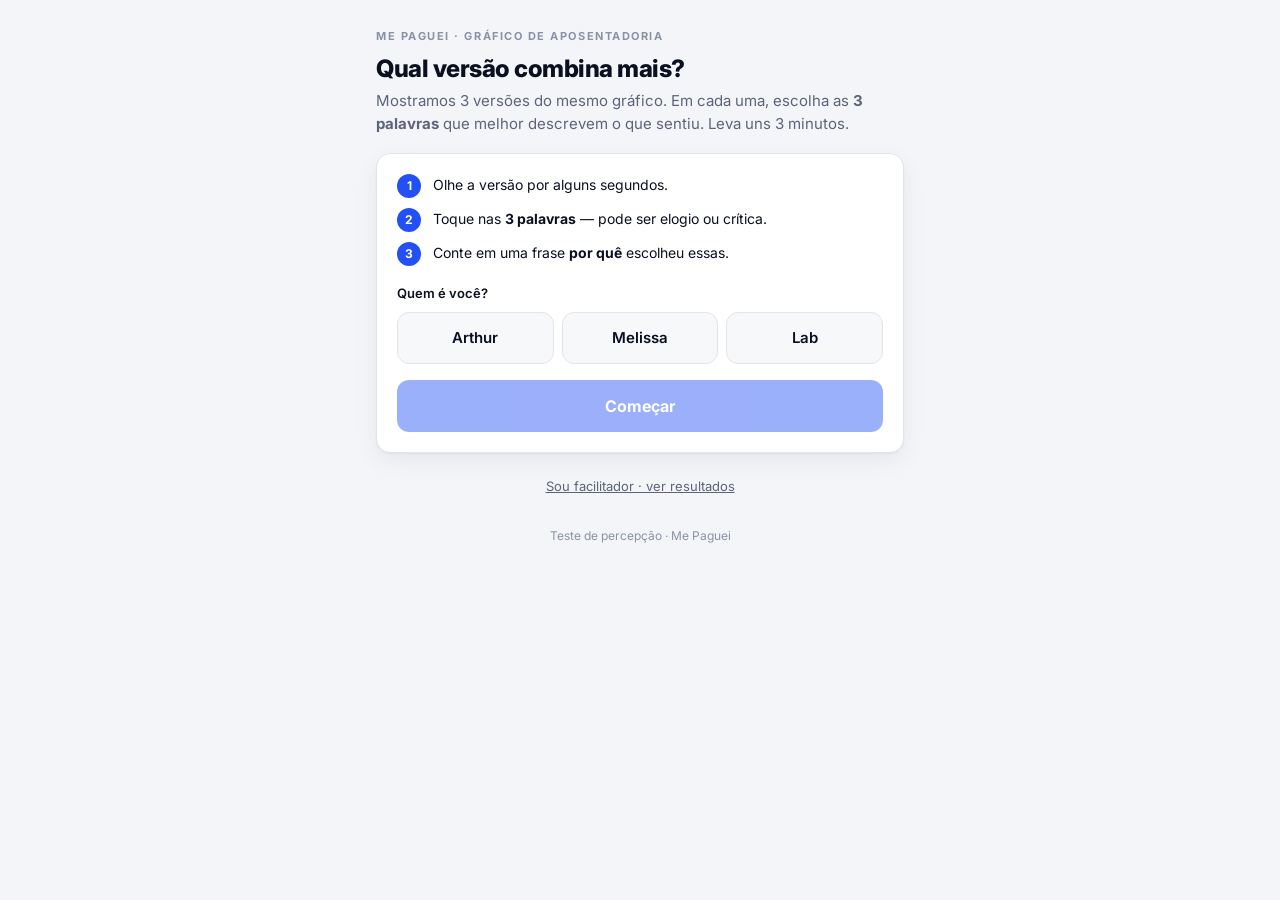
<file: reaction-cards/index.html>
<!doctype html>
<html lang="pt-BR">
<head>
<meta charset="utf-8">
<meta name="viewport" content="width=device-width,initial-scale=1,viewport-fit=cover">
<title>Teste de Percepção · Me Paguei</title>
<link rel="preconnect" href="https://fonts.googleapis.com">
<link rel="preconnect" href="https://fonts.gstatic.com" crossorigin>
<link rel="stylesheet" href="https://fonts.googleapis.com/css2?family=Inter:wght@400;500;600;700;800&display=swap">
<style>
:root{
  --bg:#F4F5F8; --surface:#FFFFFF; --surface-2:#F7F8FA; --ink:#0B1020; --muted:#5B647A; --faint:#8A92A6;
  --line:#E2E5EC; --brand:#2350F5; --brand-ink:#FFFFFF; --pos:#2F7E5B; --pos-bg:#E7F3EC; --neg:#C2410C; --neg-bg:#FBEBE3;
  --chip:#EFF1F5; --amber:#F59E0B; --blue-l:#8FA8FB; --green-l:#66B584;
  --radius:14px; --shadow:0 1px 2px rgba(11,16,32,.04),0 8px 24px rgba(11,16,32,.06);
  --ui:"Inter",system-ui,-apple-system,"Segoe UI",sans-serif;
  color-scheme:light;
}
@media (prefers-color-scheme:dark){:root:not([data-theme="light"]){
  --bg:#0A0D14; --surface:#141924; --surface-2:#1B212E; --ink:#EEF1F6; --muted:#A3ABBD; --faint:#6E7789;
  --line:#2A3242; --brand:#5D85F4; --brand-ink:#0A0D14; --pos:#7FC79B; --pos-bg:#17271F; --neg:#F0956A; --neg-bg:#2A1A12;
  --chip:#1F2736; color-scheme:dark;
}}
:root[data-theme="dark"]{
  --bg:#0A0D14; --surface:#141924; --surface-2:#1B212E; --ink:#EEF1F6; --muted:#A3ABBD; --faint:#6E7789;
  --line:#2A3242; --brand:#5D85F4; --brand-ink:#0A0D14; --pos:#7FC79B; --pos-bg:#17271F; --neg:#F0956A; --neg-bg:#2A1A12;
  --chip:#1F2736; color-scheme:dark;
}
*{box-sizing:border-box}
html,body{margin:0}
body{background:var(--bg);color:var(--ink);font-family:var(--ui);line-height:1.5;-webkit-font-smoothing:antialiased}
img{max-width:100%}
[hidden]{display:none!important}
.wrap{max-width:560px;margin:0 auto;padding-inline:16px;padding-block:28px 56px}
h1{font-size:24px;line-height:1.15;margin:0 0 8px;letter-spacing:-.02em;font-weight:800;text-wrap:balance}
h2{font-size:18px;margin:0 0 4px;font-weight:700;letter-spacing:-.01em}
p{margin:0 0 12px;color:var(--muted)}
.lead{font-size:15px}
.card{background:var(--surface);border:1px solid var(--line);border-radius:var(--radius);box-shadow:var(--shadow)}
.pad{padding:20px}
.eyebrow{font-size:11px;letter-spacing:.14em;text-transform:uppercase;color:var(--faint);font-weight:700;margin:0 0 10px}
.steps{list-style:none;margin:0 0 18px;padding:0;display:flex;flex-direction:column;gap:10px}
.steps li{display:flex;gap:12px;align-items:flex-start;font-size:14px;color:var(--ink)}
.steps .n{flex:0 0 24px;height:24px;border-radius:50%;background:var(--brand);color:var(--brand-ink);display:grid;place-items:center;font-size:12px;font-weight:700}
.who{display:block;font-size:13px;font-weight:600;margin:4px 0 8px}
.who-opts{display:flex;gap:8px;margin-bottom:16px}
.who-opts button{flex:1;background:var(--surface-2);border:1.5px solid var(--line);color:var(--ink);border-radius:12px;padding:14px 8px;font:inherit;font-size:15px;font-weight:600;cursor:pointer;transition:border-color .12s,background .12s}
.who-opts button[aria-pressed="true"]{background:var(--brand);color:var(--brand-ink);border-color:var(--brand)}
textarea{width:100%;font:inherit;font-size:15px;color:var(--ink);background:var(--surface-2);border:1px solid var(--line);border-radius:10px;padding:11px 12px;resize:vertical;min-height:72px}
textarea:focus{outline:2px solid var(--brand);outline-offset:1px;border-color:transparent}
label.field{display:block;margin-bottom:14px}
label.field>span{display:block;font-size:13px;font-weight:600;margin-bottom:6px}
button{font:inherit;cursor:pointer}
.btn{display:inline-flex;align-items:center;justify-content:center;gap:8px;width:100%;background:var(--brand);color:var(--brand-ink);border:none;border-radius:12px;padding:14px 18px;font-size:16px;font-weight:700;transition:filter .15s,opacity .15s}
.btn:hover{filter:brightness(1.05)}
.btn[disabled]{opacity:.45;cursor:not-allowed}
.btn.ghost{background:transparent;color:var(--brand);border:1px solid var(--line)}
.btn.wa{background:#25D366;color:#042f17}
.btn.sm{width:auto;padding:9px 14px;font-size:14px;border-radius:10px}
.linkbtn{background:none;border:none;color:var(--muted);font-size:13px;text-decoration:underline;padding:8px;display:block;margin:16px auto 0}
.progress{display:flex;align-items:center;gap:10px;margin-bottom:14px}
.progress .bar{flex:1;height:6px;border-radius:999px;background:var(--chip);overflow:hidden}
.progress .fill{height:100%;background:var(--brand);transition:width .3s}
.progress .lbl{font-size:12px;color:var(--faint);font-weight:600;white-space:nowrap}
.stage{margin:0 0 18px;background:var(--surface-2);border-radius:12px;padding:12px}
.shot{width:100%;border:1px solid var(--line);border-radius:12px;display:block;background:var(--surface)}
.instr{display:flex;justify-content:space-between;align-items:baseline;gap:12px;margin:0 0 10px}
.instr .count{font-size:13px;font-weight:700;color:var(--brand);white-space:nowrap}
.instr .count.full{color:var(--pos)}
.chips{display:flex;flex-wrap:wrap;gap:8px;margin:0 0 18px}
.chip{background:var(--chip);color:var(--ink);border:1.5px solid transparent;border-radius:999px;padding:9px 14px;font-size:14px;font-weight:500;transition:background .12s,border-color .12s,transform .05s}
.chip:hover{border-color:var(--line)}
.chip[aria-pressed="true"]{background:var(--brand);color:var(--brand-ink);border-color:var(--brand)}
.chip:active{transform:scale(.97)}
.chip[disabled]:not([aria-pressed="true"]){opacity:.4;cursor:not-allowed}
.hint{font-size:13px;color:var(--faint);margin:-6px 0 14px}
.note{font-size:13px;background:var(--surface-2);border:1px solid var(--line);border-left:3px solid var(--brand);border-radius:10px;padding:12px 14px;color:var(--muted);margin:16px 0 0}
.done-ico{width:56px;height:56px;border-radius:50%;background:var(--pos-bg);color:var(--pos);display:grid;place-items:center;margin:0 auto 16px;font-size:28px}
.center{text-align:center}
.codebox{width:100%;font-family:ui-monospace,Menlo,monospace;font-size:12px;background:var(--surface-2);border:1px solid var(--line);border-radius:10px;padding:10px;min-height:64px;color:var(--muted)}
.row2{display:flex;gap:8px;margin-top:10px}
.row2 .btn{flex:1}
/* widget interativo (v12) */
.w12{background:var(--surface);border:1px solid var(--line);border-radius:12px;padding:16px}
.w12 .wtitle{font-size:16px;font-weight:800;letter-spacing:-.01em;margin:0 0 2px}
.w12 .wsub{font-size:12px;color:var(--muted);margin:0 0 12px}
.seg{display:flex;gap:4px;background:var(--chip);border-radius:999px;padding:4px;margin-bottom:14px}
.seg button{flex:1;border:none;background:transparent;color:var(--ink);border-radius:999px;padding:8px 4px;font:inherit;font-size:12px;font-weight:600;cursor:pointer}
.seg button[aria-pressed="true"]{background:var(--brand);color:var(--brand-ink)}
.w12 .eb{font-size:10px;letter-spacing:.1em;text-transform:uppercase;color:var(--faint);font-weight:700;margin:0 0 2px}
.w12 .hero{font-size:24px;font-weight:800;letter-spacing:-.01em;margin:0 0 2px}
.w12 .hsub{font-size:13px;color:var(--muted);margin:0 0 6px}
.w12 svg{display:block;width:100%;height:auto;margin:6px 0 10px}
.w12 .det{display:flex;flex-direction:column}
.w12 .drow{display:flex;justify-content:space-between;align-items:center;gap:10px;padding:7px 0;border-top:1px solid var(--line);font-size:13px}
.w12 .drow:first-child{border-top:none}
.w12 .dleft{display:flex;align-items:center;gap:8px;color:var(--muted)}
.w12 .dval{font-weight:700;font-variant-numeric:tabular-nums}
.sw{flex:0 0 auto;border-radius:3px}
.sw.area{width:22px;height:12px;border:1.5px solid}
.sw.line{width:22px;height:0;border-top-width:3px;border-top-style:solid;border-radius:999px}
/* resultados */
.res-head{display:flex;justify-content:space-between;align-items:center;gap:12px;flex-wrap:wrap;margin-bottom:16px}
.pill{display:inline-flex;align-items:center;gap:6px;font-size:12px;font-weight:600;background:var(--chip);color:var(--muted);border-radius:999px;padding:5px 10px}
.vblock{margin-bottom:16px}
.tag{font-size:11px;font-weight:700;background:var(--brand);color:var(--brand-ink);border-radius:6px;padding:2px 7px}
.posneg{display:flex;gap:8px;margin:8px 0 12px;font-size:12px;font-weight:600;flex-wrap:wrap}
.posneg .p{color:var(--pos);background:var(--pos-bg);border-radius:999px;padding:3px 10px}
.posneg .n{color:var(--neg);background:var(--neg-bg);border-radius:999px;padding:3px 10px}
.freq{display:flex;flex-direction:column;gap:5px;margin-bottom:12px}
.freq .row{display:grid;grid-template-columns:120px 1fr 22px;align-items:center;gap:8px;font-size:13px}
.freq .word{text-align:right;white-space:nowrap;overflow:hidden;text-overflow:ellipsis}
.freq .word.t{font-weight:700}
.freq .track{height:16px;border-radius:5px;background:var(--chip);overflow:hidden}
.freq .b{height:100%;border-radius:5px}
.freq .b.pos{background:var(--pos)} .freq .b.neg{background:var(--neg)}
.freq .num{font-variant-numeric:tabular-nums;color:var(--muted);font-weight:600;text-align:right}
.whys{margin:6px 0 0;padding:0;list-style:none;display:flex;flex-direction:column;gap:6px}
.whys li{font-size:13px;color:var(--muted);background:var(--surface-2);border-radius:8px;padding:8px 10px;border:1px solid var(--line)}
.whys li b{color:var(--ink);font-weight:600}
.target-set{display:flex;flex-wrap:wrap;gap:6px;margin:6px 0 2px}
.target-set .chip{font-size:13px;padding:7px 12px}
.empty{color:var(--faint);font-size:14px;text-align:center;padding:24px 0}
footer{margin-top:22px;text-align:center;color:var(--faint);font-size:12px}
</style>
</head>
<body>
<div class="wrap">

  <!-- INTRO -->
  <section id="intro">
    <p class="eyebrow">Me Paguei · Gráfico de aposentadoria</p>
    <h1>Qual versão combina mais?</h1>
    <p class="lead">Mostramos 3 versões do mesmo gráfico. Em cada uma, escolha as <b>3 palavras</b> que melhor descrevem o que sentiu. Leva uns 3 minutos.</p>
    <div class="card pad" style="margin-top:18px">
      <ol class="steps">
        <li><span class="n">1</span><span>Olhe a versão por alguns segundos.</span></li>
        <li><span class="n">2</span><span>Toque nas <b>3 palavras</b> — pode ser elogio ou crítica.</span></li>
        <li><span class="n">3</span><span>Conte em uma frase <b>por quê</b> escolheu essas.</span></li>
      </ol>
      <span class="who">Quem é você?</span>
      <div class="who-opts" id="who">
        <button type="button" data-who="Arthur">Arthur</button>
        <button type="button" data-who="Melissa">Melissa</button>
        <button type="button" data-who="Lab">Lab</button>
      </div>
      <button class="btn" id="go" disabled>Começar</button>
    </div>
    <button class="linkbtn" id="to-results">Sou facilitador · ver resultados</button>
  </section>

  <!-- TESTE -->
  <section id="test" hidden>
    <div class="progress"><span class="lbl" id="prog-lbl">Versão 1 de 3</span><div class="bar"><div class="fill" id="prog-fill"></div></div></div>
    <div class="stage">
      <img class="shot" id="shot" alt="Versão do gráfico" hidden>
      <div id="widget" hidden></div>
    </div>
    <p class="hint" id="interact-hint" hidden>Esta versão é interativa — toque nas abas para explorar.</p>
    <div class="instr"><h2 style="margin:0">Escolha 3 palavras</h2><span class="count" id="count">0 / 3</span></div>
    <p class="hint">Positivas e negativas — aponte o que você realmente sentiu.</p>
    <div class="chips" id="chips"></div>
    <label class="field"><span>Por que essas 3?</span><textarea id="why" placeholder="Uma frase basta. Ex.: “parece confiável, mas um pouco carregada.”"></textarea></label>
    <button class="btn" id="next" disabled>Próximo</button>
  </section>

  <!-- FIM -->
  <section id="done" hidden>
    <div class="card pad center">
      <div class="done-ico">✓</div>
      <h1>Pronto!</h1>
      <p>Para registrar, envie seu código ao facilitador:</p>
      <textarea class="codebox" id="code" readonly></textarea>
      <div class="row2">
        <button class="btn sm" id="copy">Copiar código</button>
        <button class="btn sm wa" id="wa">Enviar no WhatsApp</button>
      </div>
      <button class="btn ghost" id="restart" style="margin-top:14px">Responder de novo</button>
    </div>
  </section>

  <!-- RESULTADOS -->
  <section id="results" hidden>
    <div class="res-head">
      <h1 style="margin:0">Resultados</h1>
      <div style="display:flex;gap:8px">
        <button class="btn sm ghost" id="export">CSV</button>
        <button class="btn sm ghost" id="back">Responder</button>
      </div>
    </div>

    <div class="card pad" style="margin-bottom:16px">
      <p class="eyebrow" style="margin-bottom:6px">Alvo da marca (BlueHub)</p>
      <p style="margin:0 0 2px;font-size:13px">As 3 palavras que o produto <b>deveria</b> transmitir. Os resultados destacam (◎) quando elas aparecem.</p>
      <div class="target-set" id="target-set"></div>
    </div>

    <div class="card pad" style="margin-bottom:16px">
      <p class="eyebrow" style="margin-bottom:6px">Colar códigos recebidos</p>
      <p style="margin:0 0 8px;font-size:13px">Cole aqui os códigos que Arthur, Melissa e Lab enviaram (um por linha).</p>
      <textarea class="codebox" id="paste" placeholder="MP1:..."></textarea>
      <div style="display:flex;gap:8px;margin-top:10px"><button class="btn sm" id="load">Carregar</button><button class="btn sm ghost" id="reset">Limpar respostas</button></div>
    </div>

    <div id="res-body"></div>
    <footer>Reaction cards · método Microsoft Product Reaction Cards</footer>
  </section>

  <footer id="foot">Teste de percepção · Me Paguei</footer>
</div>

<script>
// ---------- dados ----------
const VERSIONS = [
  { id:"v10", name:"Linha tracejada azul", img:"[data-uri]", kind:"img" },
  { id:"v11", name:"Linha laranja (meta)", img:"[data-uri]", kind:"img" },
  { id:"v12", name:"Com abas por fase", kind:"widget" }
];
const WORDS = [
  ["confiável",1],["sofisticado",1],["leve",1],["limpo",1],["claro",1],["moderno",1],
  ["profissional",1],["acolhedor",1],["organizado",1],["transparente",1],["motivador",1],
  ["no controle",1],["tranquilizador",1],["premium",1],
  ["carregado",0],["confuso",0],["assustador",0],["datado",0],["genérico",0],
  ["frio",0],["amador",0],["poluído",0],["complicado",0],["impessoal",0]
];
const POL = Object.fromEntries(WORDS.map(w=>[w[0],w[1]]));
const DEFAULT_TARGET = ["confiável","sofisticado","leve"];
const LS = "mp_reaction_gh_v1";
const WA_NUMBER = ""; // opcional: DDI+DDD+número do facilitador, ex "5581999999999"

const $=s=>document.querySelector(s);
const show=id=>{ ["intro","test","done","results"].forEach(s=>$("#"+s).hidden=(s!==id)); $("#foot").hidden=(id!=="intro"); scrollTo(0,0); };
const shuffle=a=>{a=a.slice();for(let i=a.length-1;i>0;i--){const j=Math.floor(Math.random()*(i+1));[a[i],a[j]]=[a[j],a[i]];}return a;};
const esc=s=>String(s==null?"":s).replace(/[&<>"]/g,c=>({'&':'&amp;','<':'&lt;','>':'&gt;','"':'&quot;'}[c]));

// ---------- v12 interativo ----------
const REAL=[[32,88000,0],[35,131200,17098],[40,203200,67447],[45,275200,151598],[50,347200,278891],[55,419200,461245],[60,491200,713872],[65,563200,1056187],[70,335906,896779],[75,157815,581329],[80,18276,90971],[85,0,0],[90,0,0]];
const IDEAL=[[32,88000],[35,168306],[40,331251],[45,539215],[50,804635],[55,1143387],[60,1575729],[65,2127519],[70,1881204],[75,1566837],[80,1165617],[85,653546],[90,0]];
const VMAX=2127519;
const V12VIEWS=[
 {tab:"Geral",a0:32,a1:90,eb:"VOCÊ ALCANÇA",hero:"76% da meta",sub:"Faltam R$ 508.132 para chegar lá aos 65.",
  rows:[{sw:"area-g",label:"Patrimônio projetado",val:"R$ 1.619.387"},{sw:"line",label:"Meta · necessário",val:"R$ 2.127.519",amber:true}]},
 {tab:"Até os 65",a0:32,a1:65,eb:"VOCÊ ACUMULA ATÉ OS 65",hero:"R$ 1.619.387",sub:"65% vêm do rendimento, não do seu bolso.",
  rows:[{sw:"area-b",label:"Total investido por você",val:"R$ 563.200 · 35%"},{sw:"area-g",label:"Retorno dos investimentos",val:"R$ 1.056.187 · 65%"}]},
 {tab:"Depois dos 65",a0:65,a1:90,eb:"SUA RENDA DURA ATÉ",hero:"81 anos",sub:"9 anos a menos que os 90 do plano.",
  rows:[{label:"Renda mensal sustentada",val:"R$ 12.300/mês"},{sw:"line",label:"Com o aporte ideal, duraria até",val:"90 anos",amber:true}]}
];
let v12cur=0;
function svg12(a0,a1){
  const W=300,H=180,L=6,R=294,BASE=158,TOP=10, f=n=>Math.round(n*100)/100;
  const X=a=>L+(a-a0)*(R-L)/(a1-a0), Y=v=>BASE-(v/VMAX)*(BASE-TOP);
  const Rl=REAL.filter(d=>d[0]>=a0&&d[0]<=a1), Il=IDEAL.filter(d=>d[0]>=a0&&d[0]<=a1);
  const P=Rl.map(d=>[X(d[0]),Y(d[1])]), T=Rl.map(d=>[X(d[0]),Y(d[1]+d[2])]), I=Il.map(d=>[X(d[0]),Y(d[1])]);
  const po=p=>p.map((q,i)=>(i?'L':'M')+f(q[0])+' '+f(q[1])).join(' ');
  const sP=po(P),sT=po(T),sI=po(I);
  const grid=[BASE,BASE-(BASE-TOP)/2,TOP].map(y=>`<path d="M${L} ${f(y)} L${R} ${f(y)}" stroke="var(--line)" stroke-width="1" stroke-dasharray="3 3"/>`).join('');
  let pts='';
  if(65>=a0&&65<=a1){const x=f(X(65));pts=`<circle cx="${x}" cy="${f(Y(2127519))}" r="4" fill="var(--amber)" stroke="var(--surface)" stroke-width="2"/><circle cx="${x}" cy="${f(Y(1619387))}" r="4" fill="#2F7E5B" stroke="var(--surface)" stroke-width="2"/>`;}
  const xl=[a0,Math.round((a0+a1)/2),a1].map(a=>`<text x="${f(X(a))}" y="${BASE+15}" text-anchor="middle" font-size="9" fill="var(--faint)" font-family="Inter">${a}</text>`).join('');
  return `<svg viewBox="0 0 ${W} ${H+18}" fill="none" xmlns="http://www.w3.org/2000/svg">
  <defs>
   <linearGradient id="gb" x1="0" y1="0" x2="0" y2="1"><stop offset="0" stop-color="#8FA8FB" stop-opacity=".55"/><stop offset="1" stop-color="#8FA8FB" stop-opacity=".2"/></linearGradient>
   <linearGradient id="gg" x1="0" y1="0" x2="0" y2="1"><stop offset="0" stop-color="#66B584" stop-opacity=".45"/><stop offset="1" stop-color="#66B584" stop-opacity=".16"/></linearGradient>
  </defs>
  ${grid}
  <path d="${sP} L${f(X(a1))} ${BASE} L${f(X(a0))} ${BASE} Z" fill="url(#gb)"/>
  <path d="${sP} ${T.slice().reverse().map(q=>'L'+f(q[0])+' '+f(q[1])).join(' ')} Z" fill="url(#gg)"/>
  <path d="${sP}" stroke="#8FA8FB" stroke-width="1.5"/>
  <path d="${sT}" stroke="#2F7E5B" stroke-width="1.5"/>
  <path d="${sI}" stroke="#F59E0B" stroke-width="2"/>
  ${pts}${xl}
  </svg>`;
}
function renderV12(){
  const V=V12VIEWS[v12cur];
  const segs=V12VIEWS.map((v,i)=>`<button type="button" aria-pressed="${i===v12cur}" data-i="${i}">${v.tab}</button>`).join('');
  const rows=V.rows.map(r=>{
    let sw='';
    if(r.sw==='line') sw=`<span class="sw line" style="border-top-color:var(--amber)"></span>`;
    else if(r.sw==='area-b') sw=`<span class="sw area" style="background:rgba(143,168,251,.55);border-color:#8FA8FB"></span>`;
    else if(r.sw==='area-g') sw=`<span class="sw area" style="background:rgba(102,181,132,.5);border-color:#2F7E5B"></span>`;
    return `<div class="drow"><span class="dleft">${sw}<span>${esc(r.label)}</span></span><span class="dval" style="${r.amber?'color:var(--amber)':''}">${esc(r.val)}</span></div>`;
  }).join('');
  $("#widget").innerHTML=`<div class="w12">
    <div class="wtitle">Seu dinheiro no tempo</div>
    <div class="wsub">Quanto você acumula, quanto rende e até quando dura.</div>
    <div class="seg" id="seg">${segs}</div>
    <div class="eb">${V.eb}</div>
    <div class="hero">${esc(V.hero)}</div>
    <div class="hsub">${esc(V.sub)}</div>
    ${svg12(V.a0,V.a1)}
    <div class="det">${rows}</div>
  </div>`;
  $("#seg").querySelectorAll("button").forEach(b=> b.onclick=()=>{ v12cur=+b.dataset.i; renderV12(); });
}

// ---------- estado ----------
let who=null, order=shuffle(VERSIONS), step=0, answers={}, selected=new Set();

// INTRO
$("#who").querySelectorAll("button").forEach(b=> b.onclick=()=>{
  who=b.dataset.who;
  $("#who").querySelectorAll("button").forEach(x=>x.setAttribute("aria-pressed", x===b?"true":"false"));
  $("#go").disabled=false;
});
$("#go").onclick=()=>{ order=shuffle(VERSIONS); step=0; answers={}; v12cur=0; renderStep(); show("test"); };
$("#to-results").onclick=()=>{ show("results"); renderTargetSetter(); loadPasted(); };

// TESTE
function renderStep(){
  const v=order[step];
  selected=new Set((answers[v.id]&&answers[v.id].words)||[]);
  $("#prog-lbl").textContent=`Versão ${step+1} de ${order.length}`;
  $("#prog-fill").style.width=Math.round((step+1)/order.length*100)+"%";
  if(v.kind==="widget"){ $("#shot").hidden=true; $("#widget").hidden=false; $("#interact-hint").hidden=false; v12cur=0; renderV12(); }
  else { $("#widget").hidden=true; $("#shot").hidden=false; $("#interact-hint").hidden=true; $("#shot").src=v.img; $("#shot").alt="Versão "+(step+1); }
  $("#why").value=(answers[v.id]&&answers[v.id].why)||"";
  const box=$("#chips"); box.innerHTML="";
  for(const [w] of shuffle(WORDS)){
    const b=document.createElement("button");
    b.className="chip"; b.type="button"; b.textContent=w;
    b.setAttribute("aria-pressed", selected.has(w)?"true":"false");
    b.onclick=()=>toggle(w,b); box.appendChild(b);
  }
  updateCount();
  $("#next").textContent= step===order.length-1 ? "Finalizar" : "Próximo";
}
function toggle(w,b){
  if(selected.has(w)){selected.delete(w);b.setAttribute("aria-pressed","false");}
  else{if(selected.size>=3)return;selected.add(w);b.setAttribute("aria-pressed","true");}
  updateCount();
}
function updateCount(){
  const n=selected.size,c=$("#count");
  c.textContent=n+" / 3"; c.classList.toggle("full",n===3); $("#next").disabled=n!==3;
  $("#chips").querySelectorAll(".chip").forEach(b=>{ const on=b.getAttribute("aria-pressed")==="true"; b.disabled=(!on&&n>=3); });
}
$("#next").onclick=()=>{
  const v=order[step];
  answers[v.id]={words:[...selected],why:$("#why").value.trim()};
  if(step<order.length-1){step++;renderStep();scrollTo(0,0);} else finish();
};

// FINALIZAR → código
let lastCode="";
function enc(rec){ try{ return "MP1:"+btoa(unescape(encodeURIComponent(JSON.stringify(rec)))); }catch(e){ return "MP1:"+btoa(JSON.stringify(rec)); } }
function dec(code){ try{ const j=decodeURIComponent(escape(atob(code.replace(/^MP1:/,"")))); return JSON.parse(j); }catch(e){ try{return JSON.parse(atob(code.replace(/^MP1:/,"")));}catch(_){return null;} } }
function finish(){
  const rec={w:who,t:Date.now(),a:answers};
  lastCode=enc(rec);
  try{ const arr=JSON.parse(localStorage.getItem(LS)||"[]"); arr.push(rec); localStorage.setItem(LS,JSON.stringify(arr)); }catch(e){}
  $("#code").value=lastCode;
  show("done");
}
$("#copy").onclick=async()=>{
  try{ await navigator.clipboard.writeText(lastCode); $("#copy").textContent="Copiado ✓"; setTimeout(()=>$("#copy").textContent="Copiar código",1500); }
  catch(e){ const t=$("#code"); t.focus(); t.select(); }
};
$("#wa").onclick=()=>{
  const msg="Teste Me Paguei — "+who+":\n"+lastCode;
  const url=(WA_NUMBER?("https://wa.me/"+WA_NUMBER+"?text="):("https://wa.me/?text="))+encodeURIComponent(msg);
  window.open(url,"_blank");
};
$("#restart").onclick=()=>{ who=null; $("#who").querySelectorAll("button").forEach(x=>x.setAttribute("aria-pressed","false")); $("#go").disabled=true; show("intro"); };

// ALVO
let TARGET=(()=>{try{return JSON.parse(localStorage.getItem(LS+"_t")||"null")||DEFAULT_TARGET.slice();}catch(e){return DEFAULT_TARGET.slice();}})();
function renderTargetSetter(){
  const box=$("#target-set"); box.innerHTML="";
  const sel=new Set(TARGET);
  for(const [w] of WORDS){
    const b=document.createElement("button"); b.className="chip"; b.type="button"; b.textContent=w;
    b.setAttribute("aria-pressed", sel.has(w)?"true":"false");
    b.onclick=()=>{ const c=new Set(TARGET); if(c.has(w))c.delete(w); else{if(c.size>=3)return;c.add(w);} TARGET=[...c]; try{localStorage.setItem(LS+"_t",JSON.stringify(TARGET));}catch(e){} renderTargetSetter(); renderResults(); };
    box.appendChild(b);
  }
}

// RESULTADOS
$("#back").onclick=()=>show("intro");
$("#load").onclick=()=>{ loadPasted(); };
$("#reset").onclick=()=>{ if(!confirm("Limpar as respostas guardadas NESTE aparelho e o campo de códigos?\n\nOs códigos que os usuários já geraram continuam valendo — é só colar de novo.")) return; try{localStorage.removeItem(LS);}catch(e){} $("#paste").value=""; renderResults(); };
function gatherData(){
  const map={};
  // localStorage deste aparelho
  let local=[]; try{ local=JSON.parse(localStorage.getItem(LS)||"[]"); }catch(e){}
  for(const r of local) map[(r.w||"?")+"|"+r.t]=r;
  // códigos colados
  const txt=$("#paste").value||"";
  for(const line of txt.split(/\s+/)){ if(!/^MP1:/.test(line)) continue; const r=dec(line); if(r&&r.a) map[(r.w||"?")+"|"+r.t]=r; }
  return Object.values(map);
}
function loadPasted(){ renderResults(); }
function renderResults(){
  const data=gatherData();
  const body=$("#res-body");
  if(!data.length){ body.innerHTML=`<div class="empty">Sem respostas ainda. Cole os códigos acima ou responda no aparelho.</div>`; return; }
  let html=`<div class="res-head" style="margin-bottom:10px"><span class="pill">${data.length} ${data.length===1?"resposta":"respostas"}</span></div>`;
  for(const V of VERSIONS){
    const freq={},whys=[]; let pos=0,neg=0;
    for(const r of data){ const a=r.a&&r.a[V.id]; if(!a) continue;
      for(const w of (a.words||[])){ freq[w]=(freq[w]||0)+1; POL[w]===1?pos++:neg++; }
      if(a.why) whys.push({who:r.w||"?",why:a.why});
    }
    const max=Math.max(1,...Object.values(freq));
    const rows=Object.entries(freq).sort((a,b)=>b[1]-a[1]).map(([w,n])=>{
      const t=TARGET.includes(w),pol=POL[w]===1?"pos":"neg";
      return `<div class="row"><div class="word ${t?'t':''}">${t?'◎ ':''}${esc(w)}</div><div class="track"><div class="b ${pol}" style="width:${Math.round(n/max*100)}%"></div></div><div class="num">${n}</div></div>`;
    }).join("")||`<div class="empty" style="padding:8px 0">sem seleção</div>`;
    const hit=TARGET.filter(w=>freq[w]).length;
    html+=`<div class="vblock card pad"><h2><span class="tag">${esc(V.name)}</span></h2>
      <div class="posneg"><span class="p">${pos} positivas</span><span class="n">${neg} negativas</span><span class="pill">alvo: ${hit}/3</span></div>
      <div class="freq">${rows}</div>
      ${whys.length?`<ul class="whys">${whys.map(x=>`<li><b>${esc(x.who)}:</b> ${esc(x.why)}</li>`).join("")}</ul>`:""}
    </div>`;
  }
  body.innerHTML=html;
}
$("#export").onclick=()=>{
  const data=gatherData();
  const rows=[["versao","quem","data","palavras","polaridade","porque"]];
  for(const r of data){ const dt=new Date(r.t).toISOString();
    for(const V of VERSIONS){ const a=r.a&&r.a[V.id]; if(!a) continue;
      rows.push([V.name,r.w||"",dt,(a.words||[]).join(" | "),(a.words||[]).map(w=>POL[w]?"+":"-").join(" "),(a.why||"").replace(/\n/g," ")]); } }
  const csv="﻿"+rows.map(r=>r.map(c=>`"${String(c).replace(/"/g,'""')}"`).join(",")).join("\n");
  const blob=new Blob([csv],{type:"text/csv"}), url=URL.createObjectURL(blob);
  const a=document.createElement("a"); a.href=url; a.download="reaction-cards-mepaguei.csv"; document.body.appendChild(a); a.click(); a.remove(); setTimeout(()=>URL.revokeObjectURL(url),2000);
};

// link por pessoa (?who=Arthur|Melissa|Lab) pré-seleciona o respondente
(function(){ try{ var pre=new URLSearchParams(location.search).get('who');
  if(pre){ var b=document.querySelector('#who button[data-who="'+pre+'"]'); if(b){ b.click(); } } }catch(e){} })();
// start
if(location.hash==="#resultados"){ show("results"); renderTargetSetter(); loadPasted(); } else { show("intro"); }
</script>
</body>
</html>
</file>
